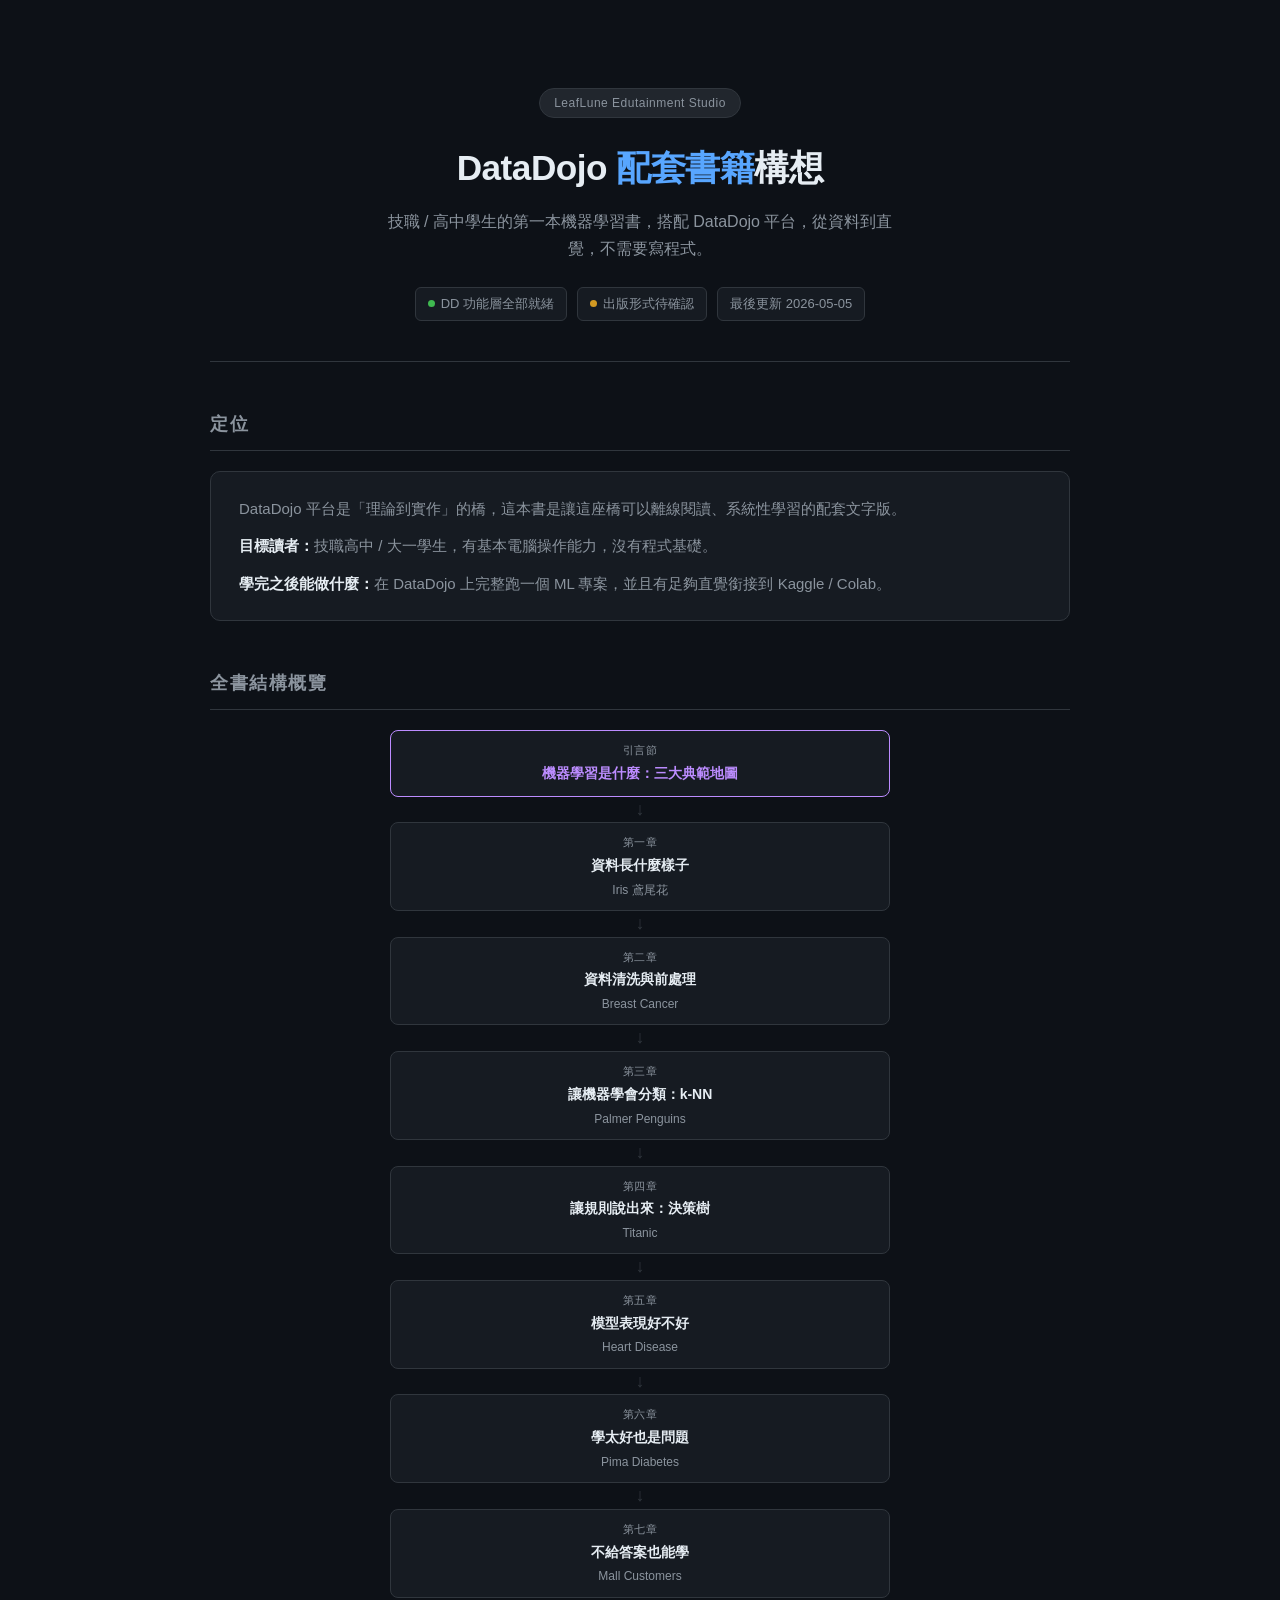
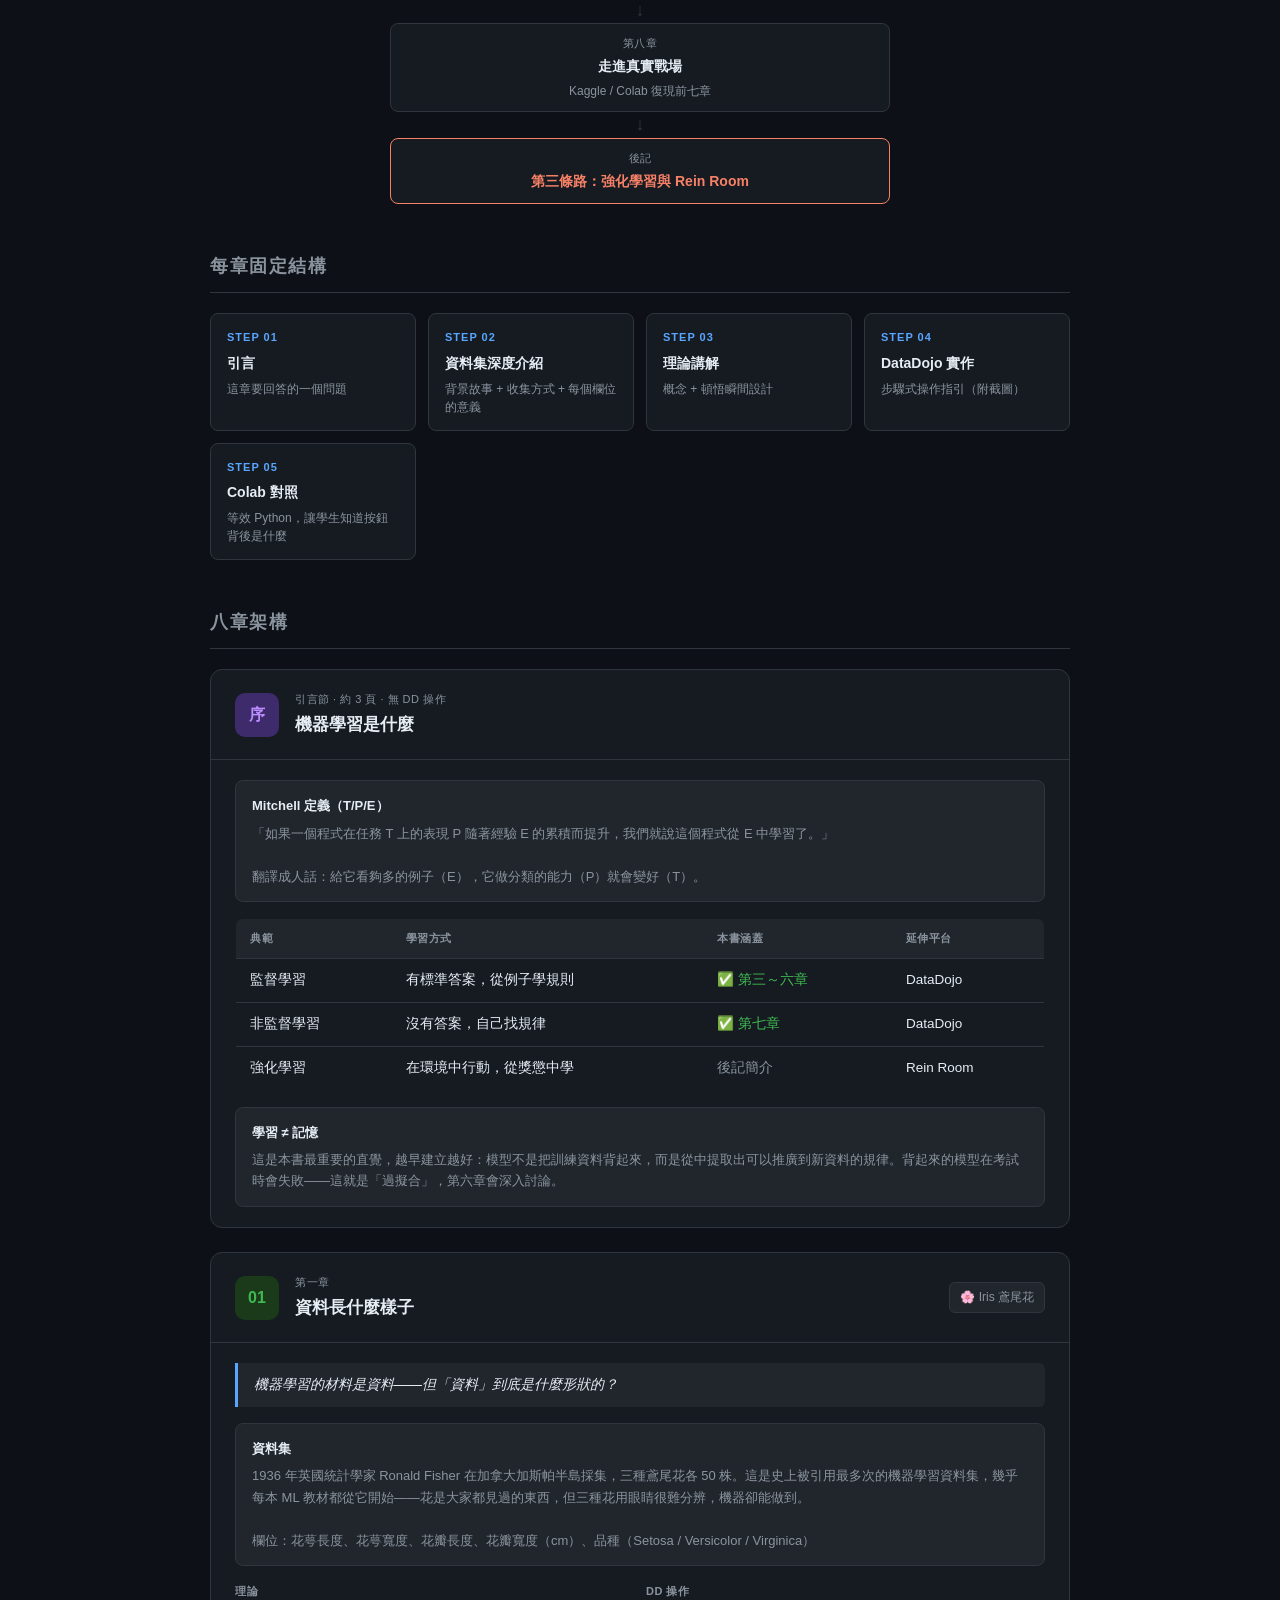
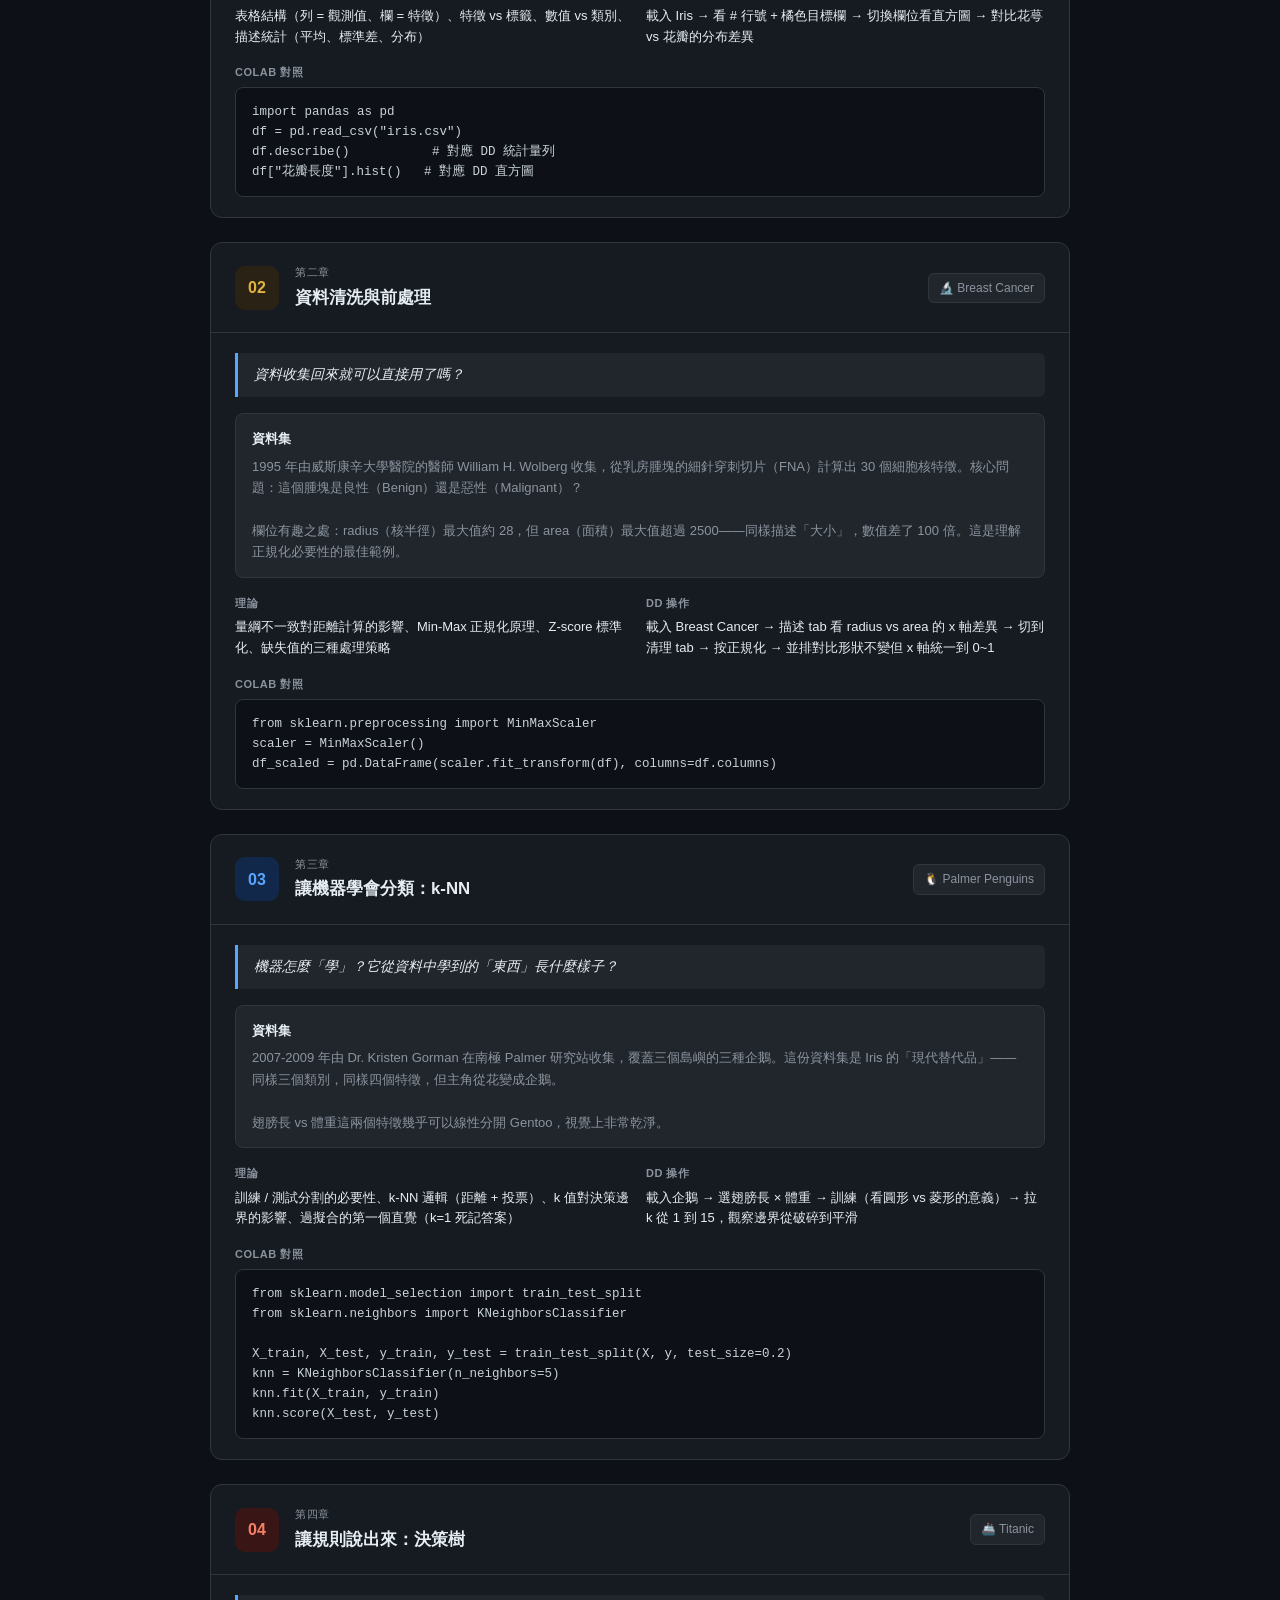
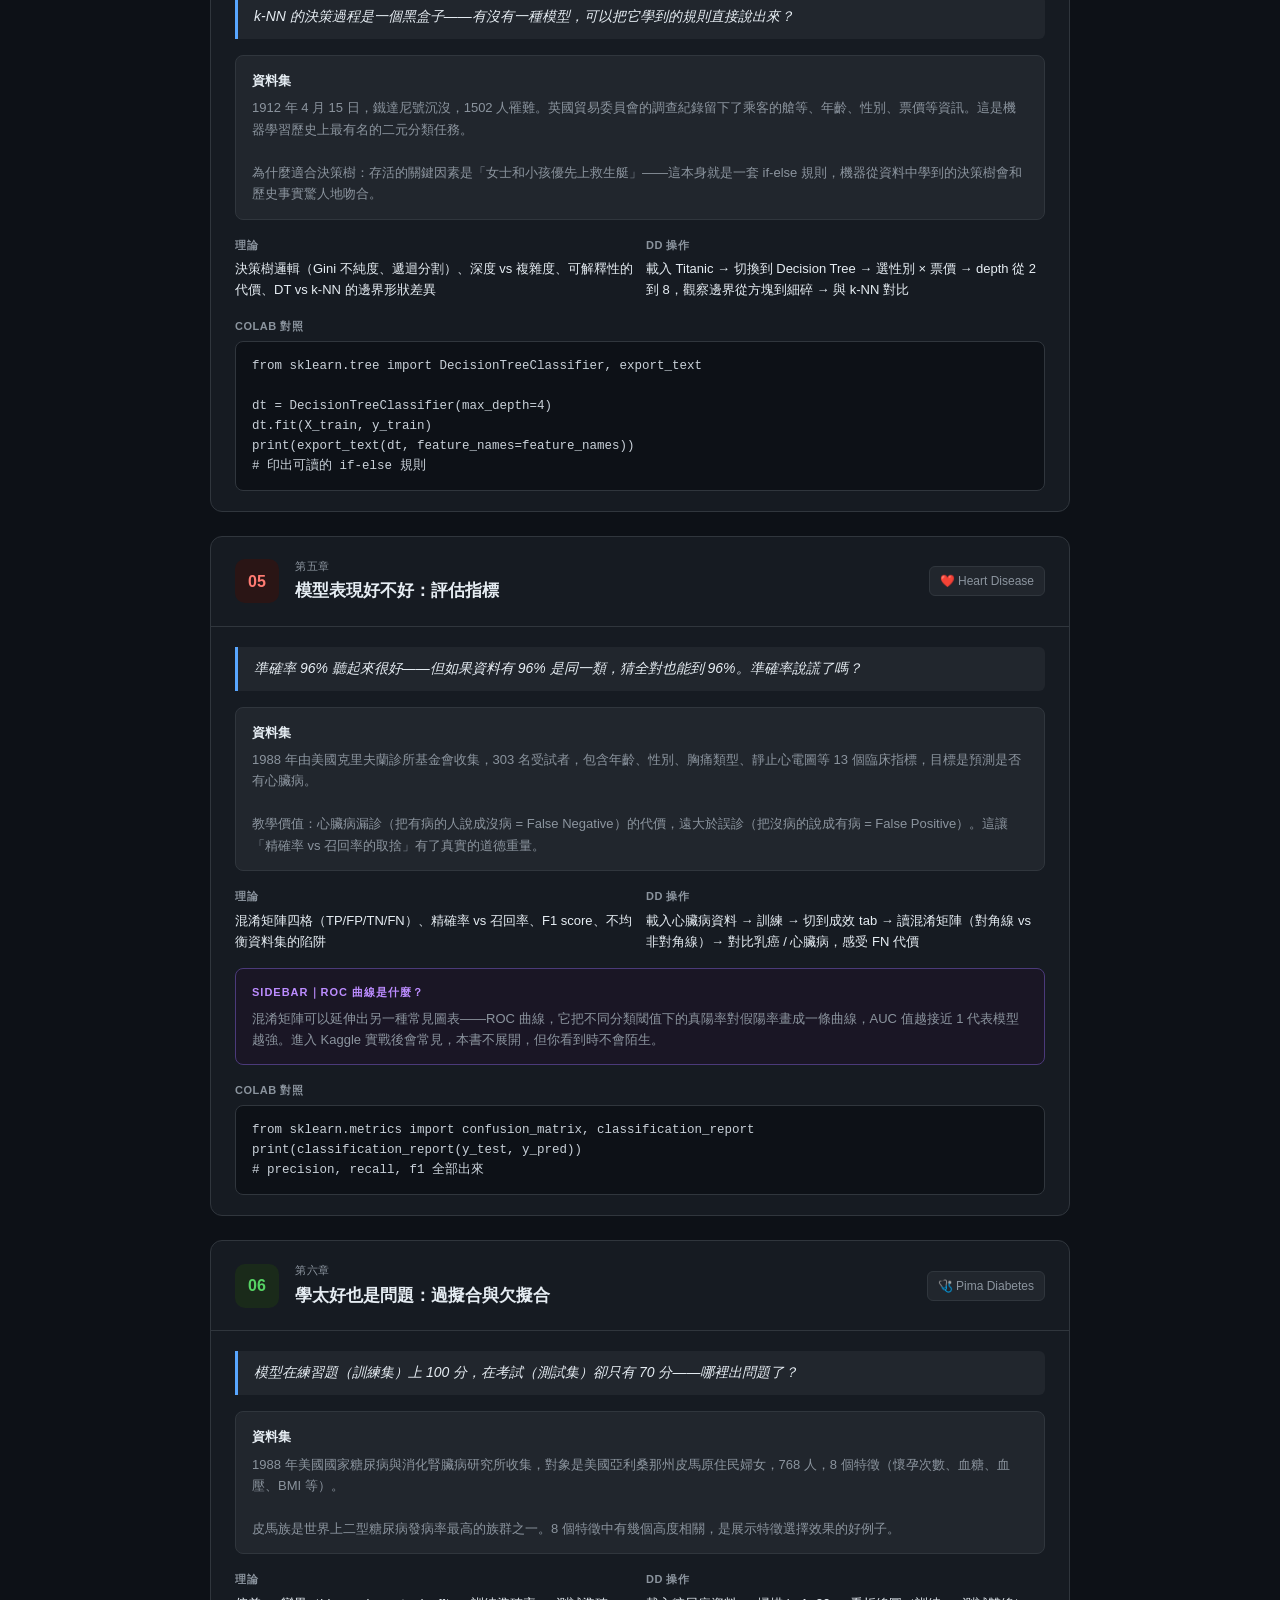
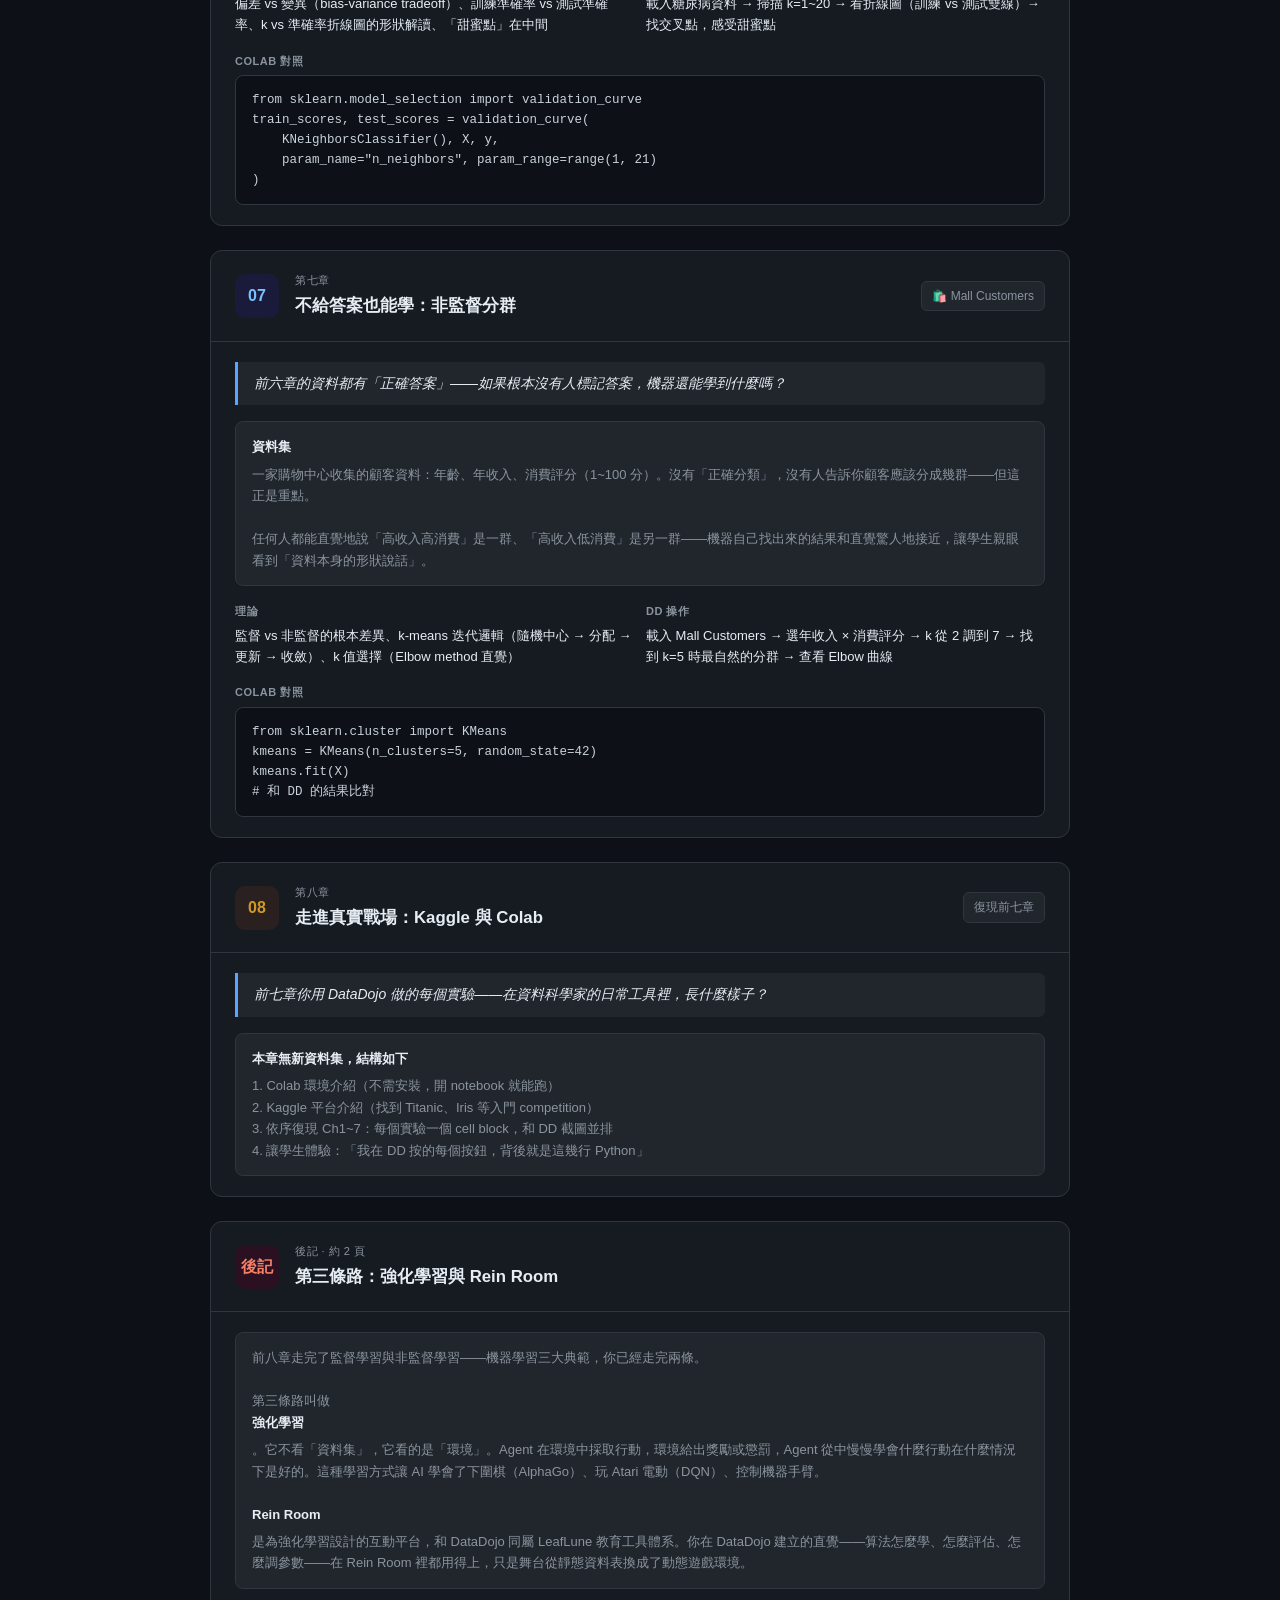
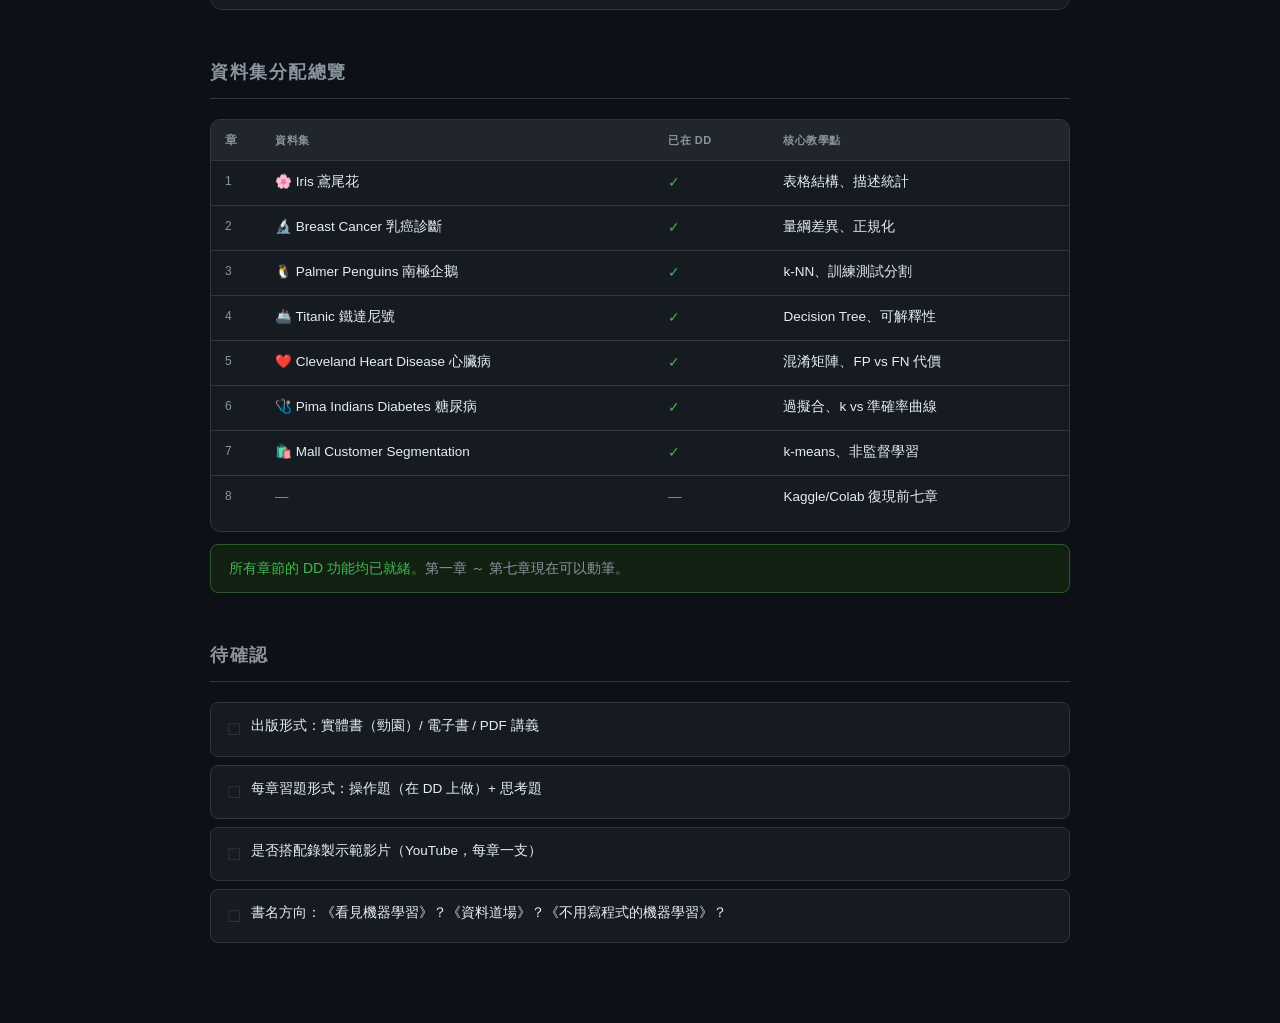
<file: notes/book-outline.html>
<!DOCTYPE html>
<html lang="zh-Hant">
<head>
<meta charset="UTF-8">
<meta name="viewport" content="width=device-width, initial-scale=1.0">
<title>DataDojo 配套書籍構想</title>
<style>
  :root {
    --bg: #0d1117;
    --bg2: #161b22;
    --bg3: #21262d;
    --border: #30363d;
    --text: #e6edf3;
    --muted: #8b949e;
    --accent: #58a6ff;
    --green: #3fb950;
    --orange: #d29922;
    --purple: #bc8cff;
    --pink: #f78166;
    --yellow: #e3b341;
  }

  * { box-sizing: border-box; margin: 0; padding: 0; }

  body {
    background: var(--bg);
    color: var(--text);
    font-family: -apple-system, BlinkMacSystemFont, "Segoe UI", "Noto Sans TC", sans-serif;
    font-size: 15px;
    line-height: 1.7;
    padding: 40px 20px 80px;
  }

  .container {
    max-width: 860px;
    margin: 0 auto;
  }

  /* ── Header ── */
  .book-header {
    text-align: center;
    padding: 48px 0 40px;
    border-bottom: 1px solid var(--border);
    margin-bottom: 48px;
  }
  .book-header .badge {
    display: inline-block;
    background: var(--bg3);
    border: 1px solid var(--border);
    border-radius: 20px;
    padding: 4px 14px;
    font-size: 12px;
    color: var(--muted);
    margin-bottom: 20px;
    letter-spacing: .5px;
  }
  .book-header h1 {
    font-size: 2.2rem;
    font-weight: 700;
    letter-spacing: -.5px;
    margin-bottom: 10px;
  }
  .book-header h1 span { color: var(--accent); }
  .book-header .subtitle {
    color: var(--muted);
    font-size: 1rem;
    max-width: 520px;
    margin: 0 auto 24px;
  }
  .meta-pills {
    display: flex;
    justify-content: center;
    gap: 10px;
    flex-wrap: wrap;
  }
  .pill {
    display: inline-flex;
    align-items: center;
    gap: 6px;
    background: var(--bg2);
    border: 1px solid var(--border);
    border-radius: 6px;
    padding: 5px 12px;
    font-size: 13px;
    color: var(--muted);
  }
  .pill .dot { width: 7px; height: 7px; border-radius: 50%; }
  .dot-green { background: var(--green); }
  .dot-orange { background: var(--orange); }

  /* ── Section headers ── */
  h2 {
    font-size: 1.1rem;
    font-weight: 600;
    color: var(--muted);
    text-transform: uppercase;
    letter-spacing: 1.5px;
    margin: 48px 0 20px;
    padding-bottom: 10px;
    border-bottom: 1px solid var(--border);
  }

  /* ── Positioning ── */
  .positioning {
    background: var(--bg2);
    border: 1px solid var(--border);
    border-radius: 10px;
    padding: 24px 28px;
    margin-bottom: 32px;
  }
  .positioning p { color: var(--muted); margin-bottom: 12px; }
  .positioning p:last-child { margin-bottom: 0; }
  .positioning strong { color: var(--text); }

  /* ── Flow diagram ── */
  .flow {
    display: flex;
    flex-direction: column;
    align-items: center;
    gap: 0;
    margin-bottom: 32px;
  }
  .flow-item {
    background: var(--bg2);
    border: 1px solid var(--border);
    border-radius: 8px;
    padding: 10px 24px;
    font-size: 14px;
    text-align: center;
    width: 100%;
    max-width: 500px;
    position: relative;
  }
  .flow-item.intro-item { border-color: var(--purple); color: var(--purple); }
  .flow-item.epilogue-item { border-color: var(--pink); color: var(--pink); }
  .flow-item .ch-label {
    font-size: 11px;
    color: var(--muted);
    margin-bottom: 2px;
    letter-spacing: .5px;
  }
  .flow-item .ch-title { font-weight: 600; }
  .flow-item .ch-dataset {
    font-size: 12px;
    color: var(--muted);
    margin-top: 2px;
  }
  .flow-arrow {
    font-size: 18px;
    color: var(--border);
    line-height: 1.2;
    padding: 2px 0;
  }

  /* ── Template ── */
  .template-grid {
    display: grid;
    grid-template-columns: repeat(auto-fit, minmax(180px, 1fr));
    gap: 12px;
    margin-bottom: 32px;
  }
  .template-card {
    background: var(--bg2);
    border: 1px solid var(--border);
    border-radius: 8px;
    padding: 14px 16px;
  }
  .template-card .step-num {
    font-size: 11px;
    color: var(--accent);
    font-weight: 600;
    letter-spacing: 1px;
    margin-bottom: 5px;
  }
  .template-card .step-name {
    font-size: 14px;
    font-weight: 600;
    margin-bottom: 4px;
  }
  .template-card .step-desc {
    font-size: 12px;
    color: var(--muted);
    line-height: 1.5;
  }

  /* ── Chapter cards ── */
  .chapter-card {
    background: var(--bg2);
    border: 1px solid var(--border);
    border-radius: 12px;
    margin-bottom: 24px;
    overflow: hidden;
  }
  .chapter-card-header {
    display: flex;
    align-items: center;
    gap: 16px;
    padding: 20px 24px;
    border-bottom: 1px solid var(--border);
  }
  .ch-num {
    flex-shrink: 0;
    width: 44px;
    height: 44px;
    border-radius: 10px;
    display: flex;
    align-items: center;
    justify-content: center;
    font-size: 16px;
    font-weight: 700;
  }
  .ch-intro .ch-num { background: #3d2b6b; color: var(--purple); }
  .ch-1 .ch-num  { background: #1a3a1a; color: var(--green); }
  .ch-2 .ch-num  { background: #2a2215; color: var(--yellow); }
  .ch-3 .ch-num  { background: #12284a; color: var(--accent); }
  .ch-4 .ch-num  { background: #3a1515; color: var(--pink); }
  .ch-5 .ch-num  { background: #2a1515; color: #ff7b72; }
  .ch-6 .ch-num  { background: #1a2a1a; color: #56d364; }
  .ch-7 .ch-num  { background: #1a1a3a; color: #79c0ff; }
  .ch-8 .ch-num  { background: #2a2020; color: var(--orange); }
  .ch-epilogue .ch-num { background: #2a1020; color: var(--pink); }

  .ch-header-text { flex: 1; }
  .ch-header-text .ch-number-label {
    font-size: 11px;
    color: var(--muted);
    letter-spacing: .5px;
    margin-bottom: 2px;
  }
  .ch-header-text h3 {
    font-size: 1.05rem;
    font-weight: 600;
  }
  .ch-dataset-badge {
    flex-shrink: 0;
    font-size: 12px;
    color: var(--muted);
    background: var(--bg3);
    border: 1px solid var(--border);
    border-radius: 6px;
    padding: 4px 10px;
  }

  .chapter-card-body {
    padding: 20px 24px;
    display: flex;
    flex-direction: column;
    gap: 16px;
  }

  .question-box {
    background: var(--bg3);
    border-left: 3px solid var(--accent);
    border-radius: 0 6px 6px 0;
    padding: 10px 16px;
    font-size: 14px;
    color: var(--text);
    font-style: italic;
  }

  .dataset-box {
    background: var(--bg3);
    border: 1px solid var(--border);
    border-radius: 8px;
    padding: 14px 16px;
    font-size: 13px;
    color: var(--muted);
    line-height: 1.65;
  }
  .dataset-box strong { color: var(--text); display: block; margin-bottom: 6px; }

  .theory-ops {
    display: grid;
    grid-template-columns: 1fr 1fr;
    gap: 12px;
  }
  @media (max-width: 600px) { .theory-ops { grid-template-columns: 1fr; } }
  .info-block { font-size: 13px; }
  .info-block .label {
    font-size: 11px;
    color: var(--muted);
    letter-spacing: .5px;
    font-weight: 600;
    margin-bottom: 5px;
  }
  .info-block .content { color: var(--text); line-height: 1.6; }

  .sidebar-box {
    background: #1a1625;
    border: 1px solid #4b3a7a;
    border-radius: 8px;
    padding: 14px 16px;
    font-size: 13px;
    color: var(--muted);
    line-height: 1.65;
  }
  .sidebar-box .sidebar-label {
    font-size: 11px;
    color: var(--purple);
    font-weight: 700;
    letter-spacing: 1px;
    margin-bottom: 6px;
  }

  pre {
    background: var(--bg);
    border: 1px solid var(--border);
    border-radius: 8px;
    padding: 14px 16px;
    font-size: 12.5px;
    line-height: 1.6;
    overflow-x: auto;
    color: #c9d1d9;
    font-family: "Fira Code", "Cascadia Code", Consolas, monospace;
  }
  .code-label {
    font-size: 11px;
    color: var(--muted);
    letter-spacing: .5px;
    font-weight: 600;
    margin-bottom: 5px;
  }

  /* ── Overview table ── */
  .overview-table {
    width: 100%;
    border-collapse: collapse;
    margin-bottom: 12px;
    font-size: 13.5px;
  }
  .overview-table th {
    text-align: left;
    padding: 10px 14px;
    background: var(--bg3);
    color: var(--muted);
    font-size: 11px;
    letter-spacing: .5px;
    border-bottom: 1px solid var(--border);
  }
  .overview-table td {
    padding: 10px 14px;
    border-bottom: 1px solid var(--border);
    vertical-align: top;
  }
  .overview-table tr:last-child td { border-bottom: none; }
  .overview-table .ch-col { color: var(--muted); font-size: 12px; width: 50px; }
  .tick { color: var(--green); font-size: 14px; }
  .dash { color: var(--muted); }

  /* ── Paradigm table ── */
  .paradigm-table {
    width: 100%;
    border-collapse: collapse;
    font-size: 13.5px;
    border: 1px solid var(--border);
    border-radius: 8px;
    overflow: hidden;
  }
  .paradigm-table th {
    padding: 10px 14px;
    background: var(--bg3);
    color: var(--muted);
    font-size: 11px;
    letter-spacing: .5px;
    text-align: left;
  }
  .paradigm-table td {
    padding: 10px 14px;
    border-top: 1px solid var(--border);
  }
  .paradigm-table .covered { color: var(--green); }
  .paradigm-table .partial { color: var(--muted); }

  /* ── Pending ── */
  .pending-list {
    display: flex;
    flex-direction: column;
    gap: 8px;
  }
  .pending-item {
    display: flex;
    align-items: flex-start;
    gap: 10px;
    background: var(--bg2);
    border: 1px solid var(--border);
    border-radius: 8px;
    padding: 12px 16px;
    font-size: 13.5px;
  }
  .pending-item .check-icon { color: var(--border); font-size: 16px; flex-shrink: 0; margin-top: 1px; }

  /* ── Ready banner ── */
  .ready-banner {
    background: #122012;
    border: 1px solid #2d5a2d;
    border-radius: 8px;
    padding: 12px 18px;
    color: var(--green);
    font-size: 14px;
    margin-top: 12px;
  }
  .ready-banner span { color: var(--muted); }
</style>
</head>
<body>
<div class="container">

  <!-- Header -->
  <div class="book-header">
    <div class="badge">LeafLune Edutainment Studio</div>
    <h1>DataDojo <span>配套書籍</span>構想</h1>
    <p class="subtitle">技職 / 高中學生的第一本機器學習書，搭配 DataDojo 平台，從資料到直覺，不需要寫程式。</p>
    <div class="meta-pills">
      <div class="pill"><span class="dot dot-green"></span>DD 功能層全部就緒</div>
      <div class="pill"><span class="dot dot-orange"></span>出版形式待確認</div>
      <div class="pill">最後更新 2026-05-05</div>
    </div>
  </div>

  <!-- Positioning -->
  <h2>定位</h2>
  <div class="positioning">
    <p>DataDojo 平台是「理論到實作」的橋，這本書是讓這座橋可以離線閱讀、系統性學習的配套文字版。</p>
    <p><strong>目標讀者：</strong>技職高中 / 大一學生，有基本電腦操作能力，沒有程式基礎。</p>
    <p><strong>學完之後能做什麼：</strong>在 DataDojo 上完整跑一個 ML 專案，並且有足夠直覺銜接到 Kaggle / Colab。</p>
  </div>

  <!-- Flow -->
  <h2>全書結構概覽</h2>
  <div class="flow">
    <div class="flow-item intro-item">
      <div class="ch-label">引言節</div>
      <div class="ch-title">機器學習是什麼：三大典範地圖</div>
    </div>
    <div class="flow-arrow">↓</div>
    <div class="flow-item"><div class="ch-label">第一章</div><div class="ch-title">資料長什麼樣子</div><div class="ch-dataset">Iris 鳶尾花</div></div>
    <div class="flow-arrow">↓</div>
    <div class="flow-item"><div class="ch-label">第二章</div><div class="ch-title">資料清洗與前處理</div><div class="ch-dataset">Breast Cancer</div></div>
    <div class="flow-arrow">↓</div>
    <div class="flow-item"><div class="ch-label">第三章</div><div class="ch-title">讓機器學會分類：k-NN</div><div class="ch-dataset">Palmer Penguins</div></div>
    <div class="flow-arrow">↓</div>
    <div class="flow-item"><div class="ch-label">第四章</div><div class="ch-title">讓規則說出來：決策樹</div><div class="ch-dataset">Titanic</div></div>
    <div class="flow-arrow">↓</div>
    <div class="flow-item"><div class="ch-label">第五章</div><div class="ch-title">模型表現好不好</div><div class="ch-dataset">Heart Disease</div></div>
    <div class="flow-arrow">↓</div>
    <div class="flow-item"><div class="ch-label">第六章</div><div class="ch-title">學太好也是問題</div><div class="ch-dataset">Pima Diabetes</div></div>
    <div class="flow-arrow">↓</div>
    <div class="flow-item"><div class="ch-label">第七章</div><div class="ch-title">不給答案也能學</div><div class="ch-dataset">Mall Customers</div></div>
    <div class="flow-arrow">↓</div>
    <div class="flow-item"><div class="ch-label">第八章</div><div class="ch-title">走進真實戰場</div><div class="ch-dataset">Kaggle / Colab 復現前七章</div></div>
    <div class="flow-arrow">↓</div>
    <div class="flow-item epilogue-item">
      <div class="ch-label">後記</div>
      <div class="ch-title">第三條路：強化學習與 Rein Room</div>
    </div>
  </div>

  <!-- Template -->
  <h2>每章固定結構</h2>
  <div class="template-grid">
    <div class="template-card">
      <div class="step-num">STEP 01</div>
      <div class="step-name">引言</div>
      <div class="step-desc">這章要回答的一個問題</div>
    </div>
    <div class="template-card">
      <div class="step-num">STEP 02</div>
      <div class="step-name">資料集深度介紹</div>
      <div class="step-desc">背景故事 + 收集方式 + 每個欄位的意義</div>
    </div>
    <div class="template-card">
      <div class="step-num">STEP 03</div>
      <div class="step-name">理論講解</div>
      <div class="step-desc">概念 + 頓悟瞬間設計</div>
    </div>
    <div class="template-card">
      <div class="step-num">STEP 04</div>
      <div class="step-name">DataDojo 實作</div>
      <div class="step-desc">步驟式操作指引（附截圖）</div>
    </div>
    <div class="template-card">
      <div class="step-num">STEP 05</div>
      <div class="step-name">Colab 對照</div>
      <div class="step-desc">等效 Python，讓學生知道按鈕背後是什麼</div>
    </div>
  </div>

  <!-- Chapters -->
  <h2>八章架構</h2>

  <!-- Intro -->
  <div class="chapter-card ch-intro">
    <div class="chapter-card-header">
      <div class="ch-num">序</div>
      <div class="ch-header-text">
        <div class="ch-number-label">引言節 · 約 3 頁 · 無 DD 操作</div>
        <h3>機器學習是什麼</h3>
      </div>
    </div>
    <div class="chapter-card-body">
      <div class="dataset-box">
        <strong>Mitchell 定義（T/P/E）</strong>
        「如果一個程式在任務 T 上的表現 P 隨著經驗 E 的累積而提升，我們就說這個程式從 E 中學習了。」<br><br>
        翻譯成人話：給它看夠多的例子（E），它做分類的能力（P）就會變好（T）。
      </div>
      <table class="paradigm-table">
        <tr>
          <th>典範</th><th>學習方式</th><th>本書涵蓋</th><th>延伸平台</th>
        </tr>
        <tr>
          <td>監督學習</td><td>有標準答案，從例子學規則</td><td class="covered">✅ 第三～六章</td><td>DataDojo</td>
        </tr>
        <tr>
          <td>非監督學習</td><td>沒有答案，自己找規律</td><td class="covered">✅ 第七章</td><td>DataDojo</td>
        </tr>
        <tr>
          <td>強化學習</td><td>在環境中行動，從獎懲中學</td><td class="partial">後記簡介</td><td>Rein Room</td>
        </tr>
      </table>
      <div class="dataset-box">
        <strong>學習 ≠ 記憶</strong>
        這是本書最重要的直覺，越早建立越好：模型不是把訓練資料背起來，而是從中提取出可以推廣到新資料的規律。背起來的模型在考試時會失敗——這就是「過擬合」，第六章會深入討論。
      </div>
    </div>
  </div>

  <!-- Ch1 -->
  <div class="chapter-card ch-1">
    <div class="chapter-card-header">
      <div class="ch-num">01</div>
      <div class="ch-header-text">
        <div class="ch-number-label">第一章</div>
        <h3>資料長什麼樣子</h3>
      </div>
      <div class="ch-dataset-badge">🌸 Iris 鳶尾花</div>
    </div>
    <div class="chapter-card-body">
      <div class="question-box">機器學習的材料是資料——但「資料」到底是什麼形狀的？</div>
      <div class="dataset-box">
        <strong>資料集</strong>
        1936 年英國統計學家 Ronald Fisher 在加拿大加斯帕半島採集，三種鳶尾花各 50 株。這是史上被引用最多次的機器學習資料集，幾乎每本 ML 教材都從它開始——花是大家都見過的東西，但三種花用眼睛很難分辨，機器卻能做到。<br><br>
        欄位：花萼長度、花萼寬度、花瓣長度、花瓣寬度（cm）、品種（Setosa / Versicolor / Virginica）
      </div>
      <div class="theory-ops">
        <div class="info-block">
          <div class="label">理論</div>
          <div class="content">表格結構（列 = 觀測值、欄 = 特徵）、特徵 vs 標籤、數值 vs 類別、描述統計（平均、標準差、分布）</div>
        </div>
        <div class="info-block">
          <div class="label">DD 操作</div>
          <div class="content">載入 Iris → 看 # 行號 + 橘色目標欄 → 切換欄位看直方圖 → 對比花萼 vs 花瓣的分布差異</div>
        </div>
      </div>
      <div>
        <div class="code-label">COLAB 對照</div>
        <pre>import pandas as pd
df = pd.read_csv("iris.csv")
df.describe()           # 對應 DD 統計量列
df["花瓣長度"].hist()   # 對應 DD 直方圖</pre>
      </div>
    </div>
  </div>

  <!-- Ch2 -->
  <div class="chapter-card ch-2">
    <div class="chapter-card-header">
      <div class="ch-num">02</div>
      <div class="ch-header-text">
        <div class="ch-number-label">第二章</div>
        <h3>資料清洗與前處理</h3>
      </div>
      <div class="ch-dataset-badge">🔬 Breast Cancer</div>
    </div>
    <div class="chapter-card-body">
      <div class="question-box">資料收集回來就可以直接用了嗎？</div>
      <div class="dataset-box">
        <strong>資料集</strong>
        1995 年由威斯康辛大學醫院的醫師 William H. Wolberg 收集，從乳房腫塊的細針穿刺切片（FNA）計算出 30 個細胞核特徵。核心問題：這個腫塊是良性（Benign）還是惡性（Malignant）？<br><br>
        欄位有趣之處：radius（核半徑）最大值約 28，但 area（面積）最大值超過 2500——同樣描述「大小」，數值差了 100 倍。這是理解正規化必要性的最佳範例。
      </div>
      <div class="theory-ops">
        <div class="info-block">
          <div class="label">理論</div>
          <div class="content">量綱不一致對距離計算的影響、Min-Max 正規化原理、Z-score 標準化、缺失值的三種處理策略</div>
        </div>
        <div class="info-block">
          <div class="label">DD 操作</div>
          <div class="content">載入 Breast Cancer → 描述 tab 看 radius vs area 的 x 軸差異 → 切到清理 tab → 按正規化 → 並排對比形狀不變但 x 軸統一到 0~1</div>
        </div>
      </div>
      <div>
        <div class="code-label">COLAB 對照</div>
        <pre>from sklearn.preprocessing import MinMaxScaler
scaler = MinMaxScaler()
df_scaled = pd.DataFrame(scaler.fit_transform(df), columns=df.columns)</pre>
      </div>
    </div>
  </div>

  <!-- Ch3 -->
  <div class="chapter-card ch-3">
    <div class="chapter-card-header">
      <div class="ch-num">03</div>
      <div class="ch-header-text">
        <div class="ch-number-label">第三章</div>
        <h3>讓機器學會分類：k-NN</h3>
      </div>
      <div class="ch-dataset-badge">🐧 Palmer Penguins</div>
    </div>
    <div class="chapter-card-body">
      <div class="question-box">機器怎麼「學」？它從資料中學到的「東西」長什麼樣子？</div>
      <div class="dataset-box">
        <strong>資料集</strong>
        2007-2009 年由 Dr. Kristen Gorman 在南極 Palmer 研究站收集，覆蓋三個島嶼的三種企鵝。這份資料集是 Iris 的「現代替代品」——同樣三個類別，同樣四個特徵，但主角從花變成企鵝。<br><br>
        翅膀長 vs 體重這兩個特徵幾乎可以線性分開 Gentoo，視覺上非常乾淨。
      </div>
      <div class="theory-ops">
        <div class="info-block">
          <div class="label">理論</div>
          <div class="content">訓練 / 測試分割的必要性、k-NN 邏輯（距離 + 投票）、k 值對決策邊界的影響、過擬合的第一個直覺（k=1 死記答案）</div>
        </div>
        <div class="info-block">
          <div class="label">DD 操作</div>
          <div class="content">載入企鵝 → 選翅膀長 × 體重 → 訓練（看圓形 vs 菱形的意義）→ 拉 k 從 1 到 15，觀察邊界從破碎到平滑</div>
        </div>
      </div>
      <div>
        <div class="code-label">COLAB 對照</div>
        <pre>from sklearn.model_selection import train_test_split
from sklearn.neighbors import KNeighborsClassifier

X_train, X_test, y_train, y_test = train_test_split(X, y, test_size=0.2)
knn = KNeighborsClassifier(n_neighbors=5)
knn.fit(X_train, y_train)
knn.score(X_test, y_test)</pre>
      </div>
    </div>
  </div>

  <!-- Ch4 -->
  <div class="chapter-card ch-4">
    <div class="chapter-card-header">
      <div class="ch-num">04</div>
      <div class="ch-header-text">
        <div class="ch-number-label">第四章</div>
        <h3>讓規則說出來：決策樹</h3>
      </div>
      <div class="ch-dataset-badge">🚢 Titanic</div>
    </div>
    <div class="chapter-card-body">
      <div class="question-box">k-NN 的決策過程是一個黑盒子——有沒有一種模型，可以把它學到的規則直接說出來？</div>
      <div class="dataset-box">
        <strong>資料集</strong>
        1912 年 4 月 15 日，鐵達尼號沉沒，1502 人罹難。英國貿易委員會的調查紀錄留下了乘客的艙等、年齡、性別、票價等資訊。這是機器學習歷史上最有名的二元分類任務。<br><br>
        為什麼適合決策樹：存活的關鍵因素是「女士和小孩優先上救生艇」——這本身就是一套 if-else 規則，機器從資料中學到的決策樹會和歷史事實驚人地吻合。
      </div>
      <div class="theory-ops">
        <div class="info-block">
          <div class="label">理論</div>
          <div class="content">決策樹邏輯（Gini 不純度、遞迴分割）、深度 vs 複雜度、可解釋性的代價、DT vs k-NN 的邊界形狀差異</div>
        </div>
        <div class="info-block">
          <div class="label">DD 操作</div>
          <div class="content">載入 Titanic → 切換到 Decision Tree → 選性別 × 票價 → depth 從 2 到 8，觀察邊界從方塊到細碎 → 與 k-NN 對比</div>
        </div>
      </div>
      <div>
        <div class="code-label">COLAB 對照</div>
        <pre>from sklearn.tree import DecisionTreeClassifier, export_text

dt = DecisionTreeClassifier(max_depth=4)
dt.fit(X_train, y_train)
print(export_text(dt, feature_names=feature_names))
# 印出可讀的 if-else 規則</pre>
      </div>
    </div>
  </div>

  <!-- Ch5 -->
  <div class="chapter-card ch-5">
    <div class="chapter-card-header">
      <div class="ch-num">05</div>
      <div class="ch-header-text">
        <div class="ch-number-label">第五章</div>
        <h3>模型表現好不好：評估指標</h3>
      </div>
      <div class="ch-dataset-badge">❤️ Heart Disease</div>
    </div>
    <div class="chapter-card-body">
      <div class="question-box">準確率 96% 聽起來很好——但如果資料有 96% 是同一類，猜全對也能到 96%。準確率說謊了嗎？</div>
      <div class="dataset-box">
        <strong>資料集</strong>
        1988 年由美國克里夫蘭診所基金會收集，303 名受試者，包含年齡、性別、胸痛類型、靜止心電圖等 13 個臨床指標，目標是預測是否有心臟病。<br><br>
        教學價值：心臟病漏診（把有病的人說成沒病 = False Negative）的代價，遠大於誤診（把沒病的說成有病 = False Positive）。這讓「精確率 vs 召回率的取捨」有了真實的道德重量。
      </div>
      <div class="theory-ops">
        <div class="info-block">
          <div class="label">理論</div>
          <div class="content">混淆矩陣四格（TP/FP/TN/FN）、精確率 vs 召回率、F1 score、不均衡資料集的陷阱</div>
        </div>
        <div class="info-block">
          <div class="label">DD 操作</div>
          <div class="content">載入心臟病資料 → 訓練 → 切到成效 tab → 讀混淆矩陣（對角線 vs 非對角線）→ 對比乳癌 / 心臟病，感受 FN 代價</div>
        </div>
      </div>
      <div class="sidebar-box">
        <div class="sidebar-label">SIDEBAR｜ROC 曲線是什麼？</div>
        混淆矩陣可以延伸出另一種常見圖表——ROC 曲線，它把不同分類閾值下的真陽率對假陽率畫成一條曲線，AUC 值越接近 1 代表模型越強。進入 Kaggle 實戰後會常見，本書不展開，但你看到時不會陌生。
      </div>
      <div>
        <div class="code-label">COLAB 對照</div>
        <pre>from sklearn.metrics import confusion_matrix, classification_report
print(classification_report(y_test, y_pred))
# precision, recall, f1 全部出來</pre>
      </div>
    </div>
  </div>

  <!-- Ch6 -->
  <div class="chapter-card ch-6">
    <div class="chapter-card-header">
      <div class="ch-num">06</div>
      <div class="ch-header-text">
        <div class="ch-number-label">第六章</div>
        <h3>學太好也是問題：過擬合與欠擬合</h3>
      </div>
      <div class="ch-dataset-badge">🩺 Pima Diabetes</div>
    </div>
    <div class="chapter-card-body">
      <div class="question-box">模型在練習題（訓練集）上 100 分，在考試（測試集）卻只有 70 分——哪裡出問題了？</div>
      <div class="dataset-box">
        <strong>資料集</strong>
        1988 年美國國家糖尿病與消化腎臟病研究所收集，對象是美國亞利桑那州皮馬原住民婦女，768 人，8 個特徵（懷孕次數、血糖、血壓、BMI 等）。<br><br>
        皮馬族是世界上二型糖尿病發病率最高的族群之一。8 個特徵中有幾個高度相關，是展示特徵選擇效果的好例子。
      </div>
      <div class="theory-ops">
        <div class="info-block">
          <div class="label">理論</div>
          <div class="content">偏差 vs 變異（bias-variance tradeoff）、訓練準確率 vs 測試準確率、k vs 準確率折線圖的形狀解讀、「甜蜜點」在中間</div>
        </div>
        <div class="info-block">
          <div class="label">DD 操作</div>
          <div class="content">載入糖尿病資料 → 掃描 k=1~20 → 看折線圖（訓練 vs 測試雙線）→ 找交叉點，感受甜蜜點</div>
        </div>
      </div>
      <div>
        <div class="code-label">COLAB 對照</div>
        <pre>from sklearn.model_selection import validation_curve
train_scores, test_scores = validation_curve(
    KNeighborsClassifier(), X, y,
    param_name="n_neighbors", param_range=range(1, 21)
)</pre>
      </div>
    </div>
  </div>

  <!-- Ch7 -->
  <div class="chapter-card ch-7">
    <div class="chapter-card-header">
      <div class="ch-num">07</div>
      <div class="ch-header-text">
        <div class="ch-number-label">第七章</div>
        <h3>不給答案也能學：非監督分群</h3>
      </div>
      <div class="ch-dataset-badge">🛍️ Mall Customers</div>
    </div>
    <div class="chapter-card-body">
      <div class="question-box">前六章的資料都有「正確答案」——如果根本沒有人標記答案，機器還能學到什麼嗎？</div>
      <div class="dataset-box">
        <strong>資料集</strong>
        一家購物中心收集的顧客資料：年齡、年收入、消費評分（1~100 分）。沒有「正確分類」，沒有人告訴你顧客應該分成幾群——但這正是重點。<br><br>
        任何人都能直覺地說「高收入高消費」是一群、「高收入低消費」是另一群——機器自己找出來的結果和直覺驚人地接近，讓學生親眼看到「資料本身的形狀說話」。
      </div>
      <div class="theory-ops">
        <div class="info-block">
          <div class="label">理論</div>
          <div class="content">監督 vs 非監督的根本差異、k-means 迭代邏輯（隨機中心 → 分配 → 更新 → 收斂）、k 值選擇（Elbow method 直覺）</div>
        </div>
        <div class="info-block">
          <div class="label">DD 操作</div>
          <div class="content">載入 Mall Customers → 選年收入 × 消費評分 → k 從 2 調到 7 → 找到 k=5 時最自然的分群 → 查看 Elbow 曲線</div>
        </div>
      </div>
      <div>
        <div class="code-label">COLAB 對照</div>
        <pre>from sklearn.cluster import KMeans
kmeans = KMeans(n_clusters=5, random_state=42)
kmeans.fit(X)
# 和 DD 的結果比對</pre>
      </div>
    </div>
  </div>

  <!-- Ch8 -->
  <div class="chapter-card ch-8">
    <div class="chapter-card-header">
      <div class="ch-num">08</div>
      <div class="ch-header-text">
        <div class="ch-number-label">第八章</div>
        <h3>走進真實戰場：Kaggle 與 Colab</h3>
      </div>
      <div class="ch-dataset-badge">復現前七章</div>
    </div>
    <div class="chapter-card-body">
      <div class="question-box">前七章你用 DataDojo 做的每個實驗——在資料科學家的日常工具裡，長什麼樣子？</div>
      <div class="dataset-box">
        <strong>本章無新資料集，結構如下</strong>
        1. Colab 環境介紹（不需安裝，開 notebook 就能跑）<br>
        2. Kaggle 平台介紹（找到 Titanic、Iris 等入門 competition）<br>
        3. 依序復現 Ch1~7：每個實驗一個 cell block，和 DD 截圖並排<br>
        4. 讓學生體驗：「我在 DD 按的每個按鈕，背後就是這幾行 Python」
      </div>
    </div>
  </div>

  <!-- Epilogue -->
  <div class="chapter-card ch-epilogue">
    <div class="chapter-card-header">
      <div class="ch-num">後記</div>
      <div class="ch-header-text">
        <div class="ch-number-label">後記 · 約 2 頁</div>
        <h3>第三條路：強化學習與 Rein Room</h3>
      </div>
    </div>
    <div class="chapter-card-body">
      <div class="dataset-box">
        前八章走完了監督學習與非監督學習——機器學習三大典範，你已經走完兩條。<br><br>
        第三條路叫做<strong>強化學習</strong>。它不看「資料集」，它看的是「環境」。Agent 在環境中採取行動，環境給出獎勵或懲罰，Agent 從中慢慢學會什麼行動在什麼情況下是好的。這種學習方式讓 AI 學會了下圍棋（AlphaGo）、玩 Atari 電動（DQN）、控制機器手臂。<br><br>
        <strong>Rein Room</strong> 是為強化學習設計的互動平台，和 DataDojo 同屬 LeafLune 教育工具體系。你在 DataDojo 建立的直覺——算法怎麼學、怎麼評估、怎麼調參數——在 Rein Room 裡都用得上，只是舞台從靜態資料表換成了動態遊戲環境。
      </div>
    </div>
  </div>

  <!-- Overview table -->
  <h2>資料集分配總覽</h2>
  <div style="background:var(--bg2);border:1px solid var(--border);border-radius:10px;overflow:hidden;margin-bottom:12px;">
    <table class="overview-table">
      <tr>
        <th class="ch-col">章</th>
        <th>資料集</th>
        <th>已在 DD</th>
        <th>核心教學點</th>
      </tr>
      <tr><td class="ch-col">1</td><td>🌸 Iris 鳶尾花</td><td><span class="tick">✓</span></td><td>表格結構、描述統計</td></tr>
      <tr><td class="ch-col">2</td><td>🔬 Breast Cancer 乳癌診斷</td><td><span class="tick">✓</span></td><td>量綱差異、正規化</td></tr>
      <tr><td class="ch-col">3</td><td>🐧 Palmer Penguins 南極企鵝</td><td><span class="tick">✓</span></td><td>k-NN、訓練測試分割</td></tr>
      <tr><td class="ch-col">4</td><td>🚢 Titanic 鐵達尼號</td><td><span class="tick">✓</span></td><td>Decision Tree、可解釋性</td></tr>
      <tr><td class="ch-col">5</td><td>❤️ Cleveland Heart Disease 心臟病</td><td><span class="tick">✓</span></td><td>混淆矩陣、FP vs FN 代價</td></tr>
      <tr><td class="ch-col">6</td><td>🩺 Pima Indians Diabetes 糖尿病</td><td><span class="tick">✓</span></td><td>過擬合、k vs 準確率曲線</td></tr>
      <tr><td class="ch-col">7</td><td>🛍️ Mall Customer Segmentation</td><td><span class="tick">✓</span></td><td>k-means、非監督學習</td></tr>
      <tr><td class="ch-col">8</td><td><span class="dash">—</span></td><td><span class="dash">—</span></td><td>Kaggle/Colab 復現前七章</td></tr>
    </table>
  </div>
  <div class="ready-banner">
    所有章節的 DD 功能均已就緒。<span>第一章 ～ 第七章現在可以動筆。</span>
  </div>

  <!-- Pending -->
  <h2>待確認</h2>
  <div class="pending-list">
    <div class="pending-item">
      <span class="check-icon">☐</span>
      <span>出版形式：實體書（勁園）/ 電子書 / PDF 講義</span>
    </div>
    <div class="pending-item">
      <span class="check-icon">☐</span>
      <span>每章習題形式：操作題（在 DD 上做）+ 思考題</span>
    </div>
    <div class="pending-item">
      <span class="check-icon">☐</span>
      <span>是否搭配錄製示範影片（YouTube，每章一支）</span>
    </div>
    <div class="pending-item">
      <span class="check-icon">☐</span>
      <span>書名方向：《看見機器學習》？《資料道場》？《不用寫程式的機器學習》？</span>
    </div>
  </div>

</div>
</body>
</html>
</file>
